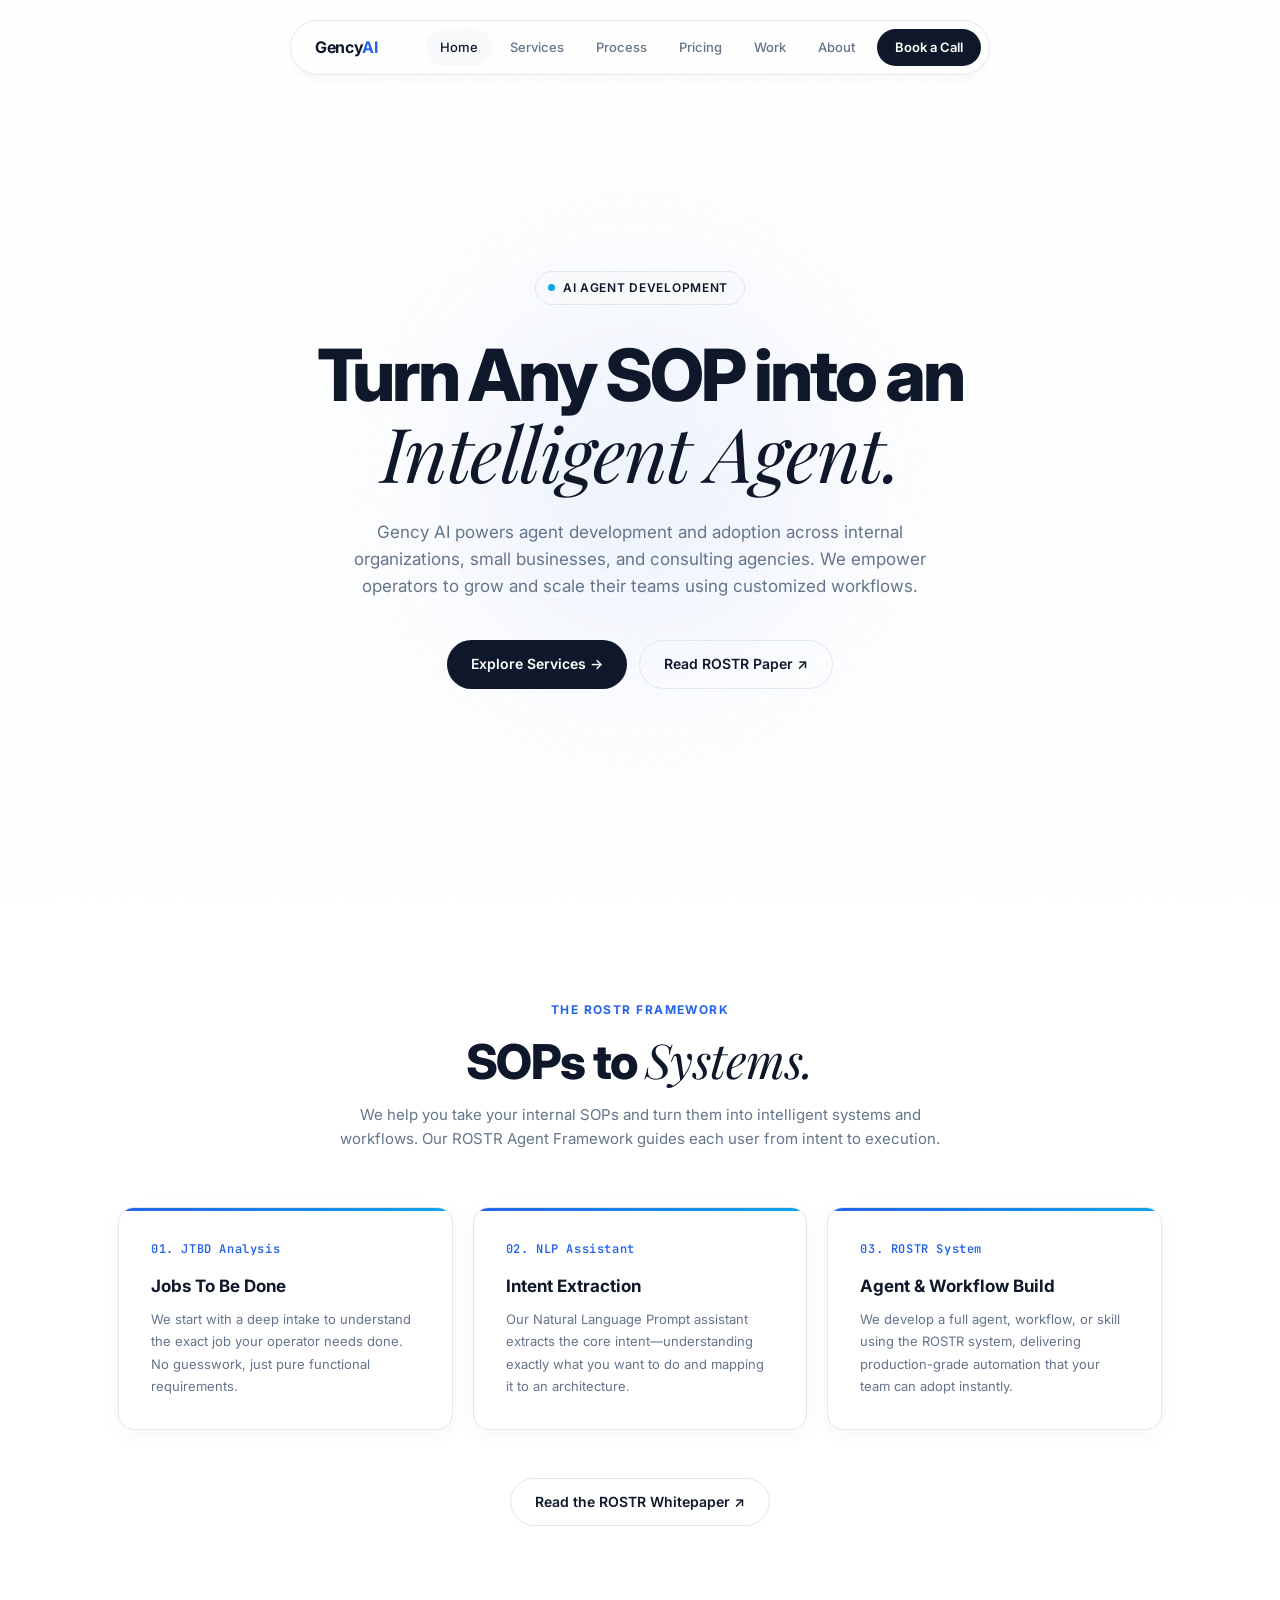
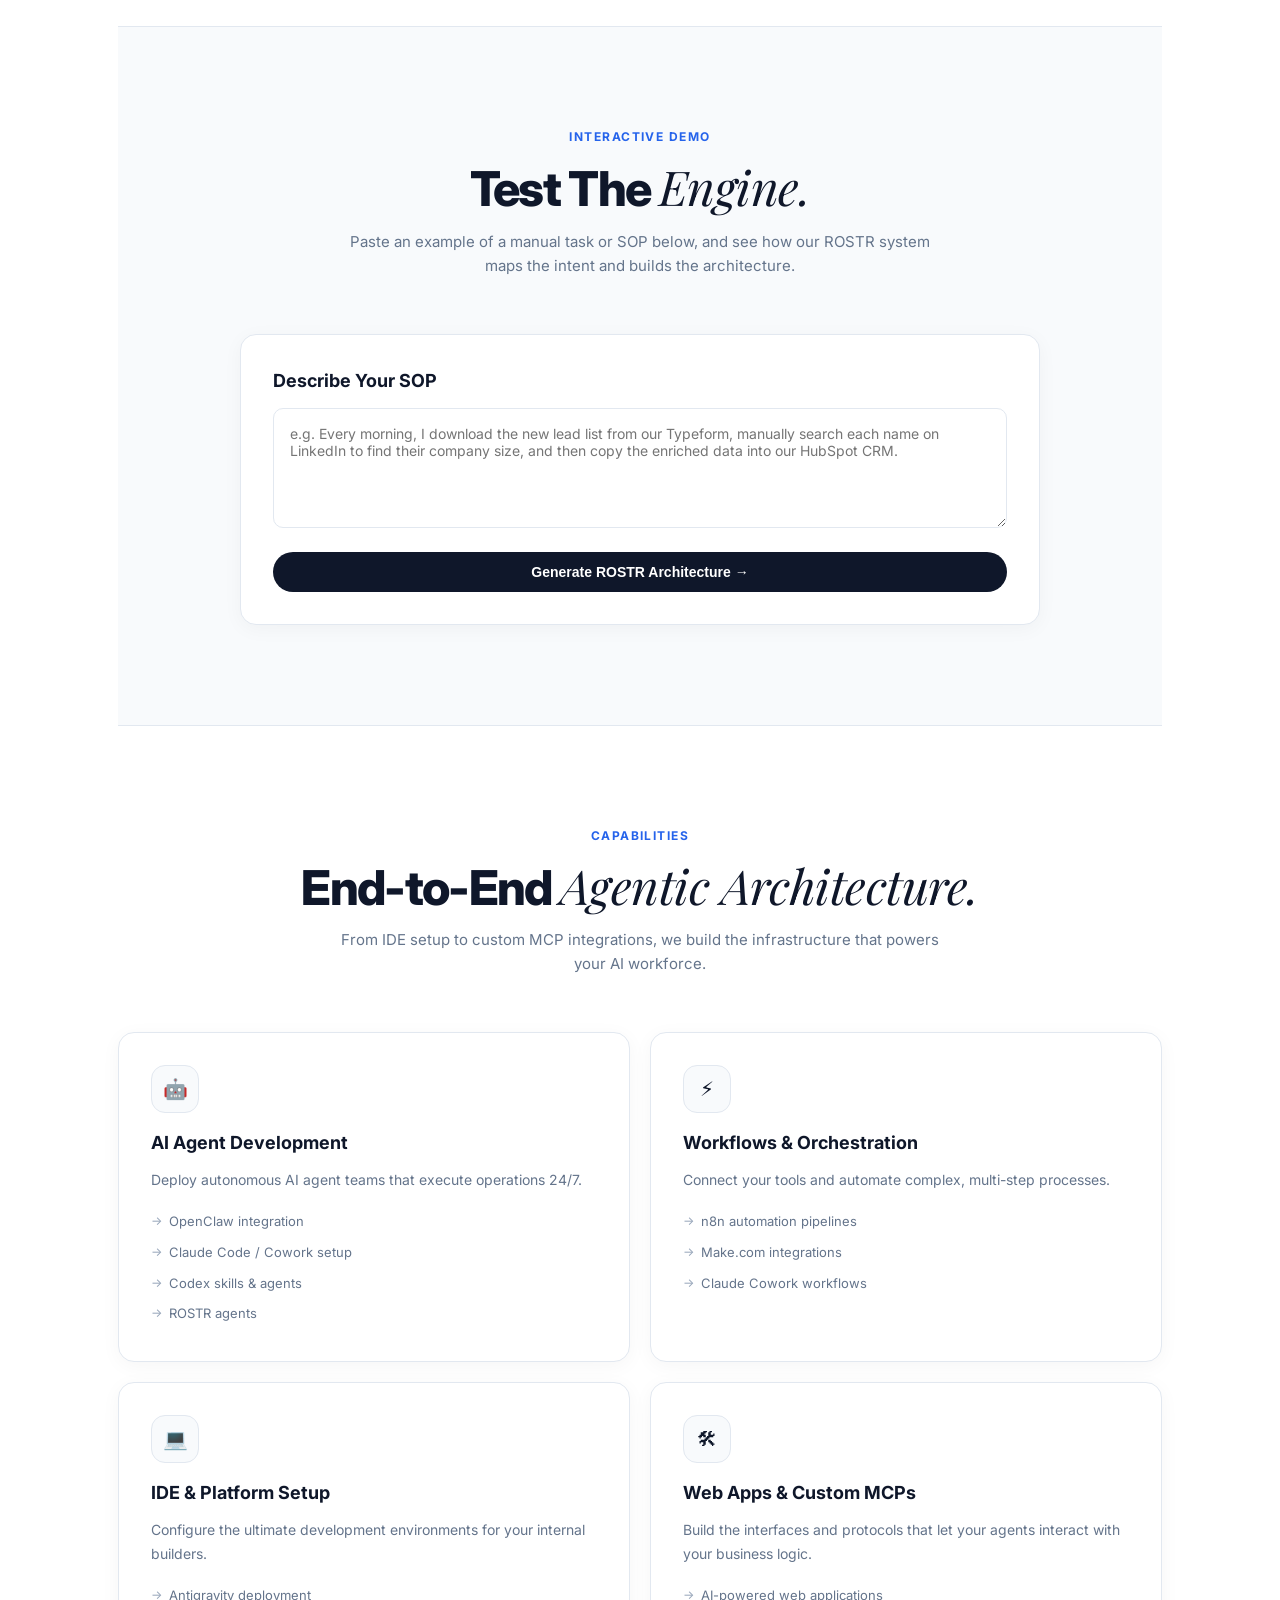
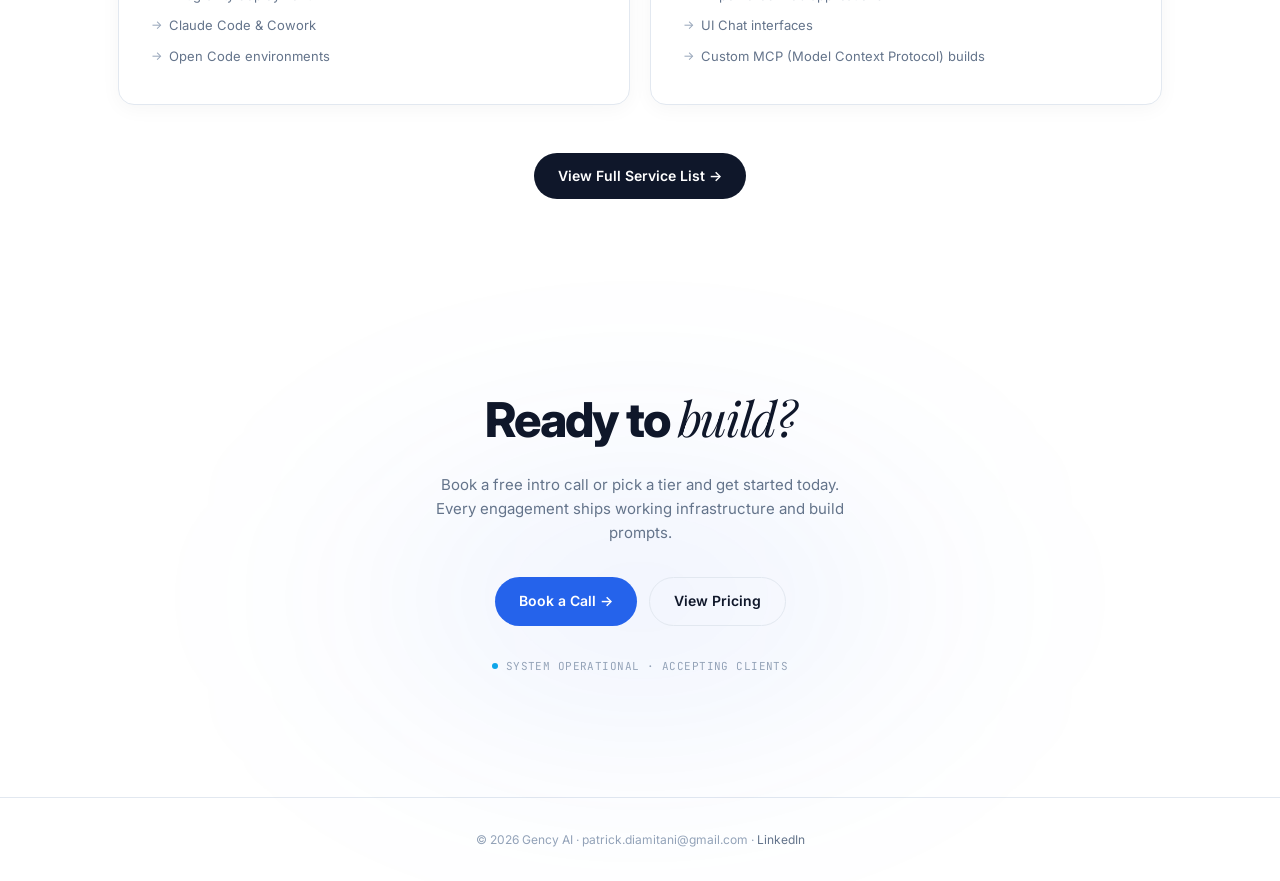
<file: index.html>
<!DOCTYPE html>
<html lang="en">
<head>
<meta charset="UTF-8">
<meta name="viewport" content="width=device-width, initial-scale=1.0">
<title>Gency AI — Agent Development & Adoption</title>
<meta name="description" content="SalesGency powers agent development and adoption across internal organizations, SMBs, and consulting agencies. Turn any SOP into an intelligent agent.">
<link rel="preconnect" href="https://fonts.googleapis.com">
<link rel="preconnect" href="https://fonts.gstatic.com" crossorigin>
<link href="https://fonts.googleapis.com/css2?family=Inter:wght@400;500;600;700;800&family=Playfair+Display:ital,wght@1,400;1,600&family=JetBrains+Mono:wght@400;500&display=swap" rel="stylesheet">
<link rel="stylesheet" href="style.css">
</head>
<body>

<nav>
  <div class="nav-brand">Gency<em>AI</em></div>
  <div class="nav-links">
    <a href="index.html" class="active">Home</a>
    <a href="services.html">Services</a>
    <a href="process.html">Process</a>
    <a href="pricing.html">Pricing</a>
    <a href="work.html">Work</a>
    <a href="about.html">About</a>
  </div>
  <a href="https://calendly.com/diamitani" target="_blank" class="nav-cta">Book a Call</a>
</nav>

<div class="container">

<div class="hero">
  <div class="hero-badge"><span class="dot"></span> AI Agent Development</div>
  <h1>Turn Any SOP into an<br><span class="serif-i">Intelligent Agent.</span></h1>
  <p>Gency AI powers agent development and adoption across internal organizations, small businesses, and consulting agencies. We empower operators to grow and scale their teams using customized workflows.</p>
  <div class="hero-btns">
    <a href="services.html" class="btn btn-primary">Explore Services →</a>
    <a href="http://rostr-paper.vercel.app" target="_blank" class="btn btn-ghost">Read ROSTR Paper ↗</a>
  </div>
</div>

<section id="overview">
  <div class="centered">
    <div class="section-label">The ROSTR Framework</div>
    <div class="section-title">SOPs to <span class="serif-i">Systems.</span></div>
    <div class="section-desc">We help you take your internal SOPs and turn them into intelligent systems and workflows. Our ROSTR Agent Framework guides each user from intent to execution.</div>
  </div>
  <div class="grid-3">
    <div class="step-card">
      <div class="step-num">01. JTBD Analysis</div>
      <h3>Jobs To Be Done</h3>
      <p>We start with a deep intake to understand the exact job your operator needs done. No guesswork, just pure functional requirements.</p>
    </div>
    <div class="step-card">
      <div class="step-num">02. NLP Assistant</div>
      <h3>Intent Extraction</h3>
      <p>Our Natural Language Prompt assistant extracts the core intent—understanding exactly what you want to do and mapping it to an architecture.</p>
    </div>
    <div class="step-card">
      <div class="step-num">03. ROSTR System</div>
      <h3>Agent &amp; Workflow Build</h3>
      <p>We develop a full agent, workflow, or skill using the ROSTR system, delivering production-grade automation that your team can adopt instantly.</p>
    </div>
  </div>
  <div class="centered" style="margin-top: 48px;">
    <a href="http://rostr-paper.vercel.app" target="_blank" class="btn btn-ghost">Read the ROSTR Whitepaper ↗</a>
  </div>
</section>

<section id="wizard" style="background: var(--surface); border-top: 1px solid var(--surface-border); border-bottom: 1px solid var(--surface-border);">
  <div class="centered">
    <div class="section-label">Interactive Demo</div>
    <div class="section-title">Test The <span class="serif-i">Engine.</span></div>
    <div class="section-desc">Paste an example of a manual task or SOP below, and see how our ROSTR system maps the intent and builds the architecture.</div>
  </div>
  
  <div class="wizard-container" style="max-width: 800px; margin: 0 auto; background: #fff; border: 1px solid var(--surface-border); border-radius: var(--radius); padding: 32px; box-shadow: var(--shadow);">
    <div id="wizard-input-state">
      <h3 style="font-size: 18px; margin-bottom: 12px;">Describe Your SOP</h3>
      <textarea id="sop-input" placeholder="e.g. Every morning, I download the new lead list from our Typeform, manually search each name on LinkedIn to find their company size, and then copy the enriched data into our HubSpot CRM." style="width: 100%; height: 120px; padding: 16px; border: 1px solid var(--surface-border); border-radius: var(--radius-sm); font-family: inherit; font-size: 14px; margin-bottom: 16px; resize: vertical;"></textarea>
      <button id="generate-btn" class="btn btn-primary" style="width: 100%; justify-content: center;">Generate ROSTR Architecture →</button>
    </div>

    <div id="wizard-loading-state" style="display: none; text-align: center; padding: 40px 0;">
      <div class="dot" style="width:12px; height:12px; border-radius:50%; background:var(--accent); margin:0 auto 16px; animation:blink 1s infinite;"></div>
      <p style="color: var(--muted); font-family: 'JetBrains Mono', monospace; font-size: 12px;">Extracting intent via ROSTR...</p>
    </div>

    <div id="wizard-result-state" style="display: none;">
      <div style="display: flex; justify-content: space-between; align-items: center; margin-bottom: 24px; border-bottom: 1px solid var(--surface-border); padding-bottom: 16px;">
        <h3 style="font-size: 18px;">Generated Architecture</h3>
        <button id="reset-btn" class="btn btn-ghost" style="padding: 6px 12px; font-size: 12px;">Start Over</button>
      </div>
      
      <div class="grid-2" style="gap: 16px; margin-bottom: 24px;">
        <div style="background: var(--surface); padding: 16px; border-radius: var(--radius-sm); border: 1px solid var(--surface-border);">
          <div style="font-family: 'JetBrains Mono', monospace; font-size: 10px; color: var(--accent); margin-bottom: 8px; text-transform: uppercase;">Extracted Intent</div>
          <p style="font-size: 13px; font-weight: 600; margin-bottom: 4px;">Automated Lead Enrichment & CRM Sync</p>
          <p style="font-size: 12px; color: var(--muted);">The user wants to automatically enrich inbound form data and sync it to their CRM without manual intervention.</p>
        </div>
        <div style="background: var(--surface); padding: 16px; border-radius: var(--radius-sm); border: 1px solid var(--surface-border);">
          <div style="font-family: 'JetBrains Mono', monospace; font-size: 10px; color: var(--accent); margin-bottom: 8px; text-transform: uppercase;">Proposed Tech Stack</div>
          <p style="font-size: 13px; font-weight: 600; margin-bottom: 4px;">Make.com + Clay + HubSpot</p>
          <p style="font-size: 12px; color: var(--muted);">Webhook listener triggers Clay enrichment via LinkedIn/Clearbit API, followed by a HubSpot Create/Update Record action.</p>
        </div>
      </div>

      <div style="background: var(--ink); color: #fff; padding: 20px; border-radius: var(--radius-sm); font-family: 'JetBrains Mono', monospace; font-size: 12px; overflow-x: auto;">
        <div style="color: var(--dim); margin-bottom: 12px;">// Generated Build Prompt for Claude/Antigravity</div>
        <div style="color: #4ade80;">System: Initialize new Make.com blueprint.</div>
        <div style="color: #60a5fa;">Trigger: Typeform (New Entry)</div>
        <div style="color: #60a5fa;">Action 1: Clay (Enrich Person) mapping [Email]</div>
        <div style="color: #60a5fa;">Action 2: HubSpot (Upsert Contact) mapping [Enriched_Data]</div>
        <div style="color: #f87171; margin-top: 12px;">> Awaiting execution confirmation...</div>
      </div>
    </div>
  </div>
</section>

<section id="services-preview">
  <div class="centered">
    <div class="section-label">Capabilities</div>
    <div class="section-title">End-to-End <span class="serif-i">Agentic Architecture.</span></div>
    <div class="section-desc">From IDE setup to custom MCP integrations, we build the infrastructure that powers your AI workforce.</div>
  </div>
  <div class="grid-2">
    <div class="card">
      <div class="card-icon">🤖</div>
      <h3>AI Agent Development</h3>
      <p>Deploy autonomous AI agent teams that execute operations 24/7.</p>
      <ul>
        <li>OpenClaw integration</li>
        <li>Claude Code / Cowork setup</li>
        <li>Codex skills &amp; agents</li>
        <li>ROSTR agents</li>
      </ul>
    </div>
    <div class="card">
      <div class="card-icon">⚡</div>
      <h3>Workflows &amp; Orchestration</h3>
      <p>Connect your tools and automate complex, multi-step processes.</p>
      <ul>
        <li>n8n automation pipelines</li>
        <li>Make.com integrations</li>
        <li>Claude Cowork workflows</li>
      </ul>
    </div>
    <div class="card">
      <div class="card-icon">💻</div>
      <h3>IDE &amp; Platform Setup</h3>
      <p>Configure the ultimate development environments for your internal builders.</p>
      <ul>
        <li>Antigravity deployment</li>
        <li>Claude Code &amp; Cowork</li>
        <li>Open Code environments</li>
      </ul>
    </div>
    <div class="card">
      <div class="card-icon">🛠</div>
      <h3>Web Apps &amp; Custom MCPs</h3>
      <p>Build the interfaces and protocols that let your agents interact with your business logic.</p>
      <ul>
        <li>AI-powered web applications</li>
        <li>UI Chat interfaces</li>
        <li>Custom MCP (Model Context Protocol) builds</li>
      </ul>
    </div>
  </div>
  <div class="centered" style="margin-top: 48px;">
    <a href="services.html" class="btn btn-primary">View Full Service List →</a>
  </div>
</section>

<section class="cta-section">
  <h2>Ready to <span class="serif-i">build?</span></h2>
  <p>Book a free intro call or pick a tier and get started today. Every engagement ships working infrastructure and build prompts.</p>
  <div class="cta-btns">
    <a href="https://calendly.com/diamitani" target="_blank" class="btn btn-accent">Book a Call →</a>
    <a href="pricing.html" class="btn btn-ghost">View Pricing</a>
  </div>
  <div class="status"><span class="dot"></span> SYSTEM OPERATIONAL · ACCEPTING CLIENTS</div>
</section>

</div>

<footer><div class="container">© 2026 Gency AI · patrick.diamitani@gmail.com · <a href="https://linkedin.com/in/diamitani" target="_blank" style="color:var(--muted)">LinkedIn</a></div></footer>

<script>
  document.addEventListener('DOMContentLoaded', () => {
    const inputState = document.getElementById('wizard-input-state');
    const loadingState = document.getElementById('wizard-loading-state');
    const resultState = document.getElementById('wizard-result-state');
    const btn = document.getElementById('generate-btn');
    const resetBtn = document.getElementById('reset-btn');
    const input = document.getElementById('sop-input');

    btn.addEventListener('click', () => {
      if(!input.value.trim()) return;
      inputState.style.display = 'none';
      loadingState.style.display = 'block';
      
      // Mock loading sequence
      setTimeout(() => {
        loadingState.style.display = 'none';
        resultState.style.display = 'block';
      }, 1500);
    });

    resetBtn.addEventListener('click', () => {
      input.value = '';
      resultState.style.display = 'none';
      inputState.style.display = 'block';
    });
  });
</script>
</body>
</html>
</file>
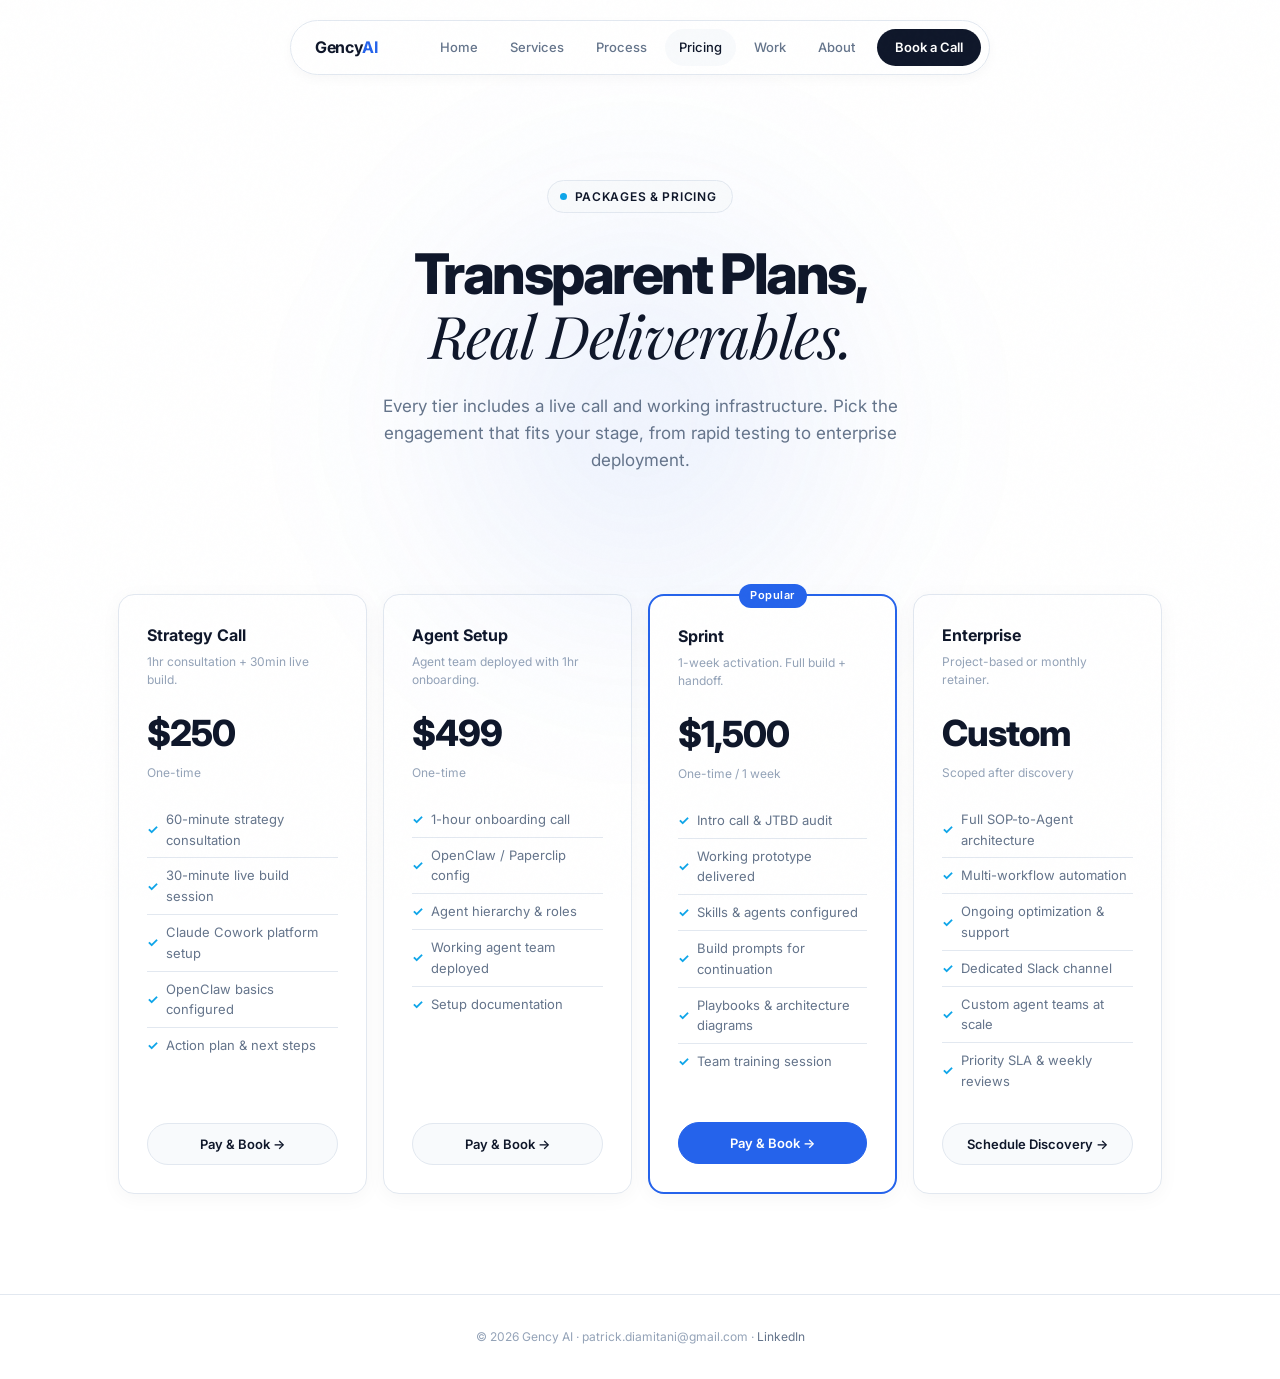
<file: pricing.html>
<!DOCTYPE html>
<html lang="en">
<head>
<meta charset="UTF-8">
<meta name="viewport" content="width=device-width, initial-scale=1.0">
<title>Pricing & Packages | Gency AI</title>
<meta name="description" content="Transparent pricing for AI agent development. From a 1-hour strategy call to full enterprise builds.">
<link rel="preconnect" href="https://fonts.googleapis.com">
<link rel="preconnect" href="https://fonts.gstatic.com" crossorigin>
<link href="https://fonts.googleapis.com/css2?family=Inter:wght@400;500;600;700;800&family=Playfair+Display:ital,wght@1,400;1,600&family=JetBrains+Mono:wght@400;500&display=swap" rel="stylesheet">
<link rel="stylesheet" href="style.css">
</head>
<body>

<nav>
  <div class="nav-brand"><a href="index.html">Gency<em>AI</em></a></div>
  <div class="nav-links">
    <a href="index.html">Home</a>
    <a href="services.html">Services</a>
    <a href="process.html">Process</a>
    <a href="pricing.html" class="active">Pricing</a>
    <a href="work.html">Work</a>
    <a href="about.html">About</a>
  </div>
  <a href="https://calendly.com/diamitani" target="_blank" class="nav-cta">Book a Call</a>
</nav>

<div class="container">

<div class="hero subpage">
  <div class="hero-badge"><span class="dot"></span> Packages &amp; Pricing</div>
  <h1>Transparent Plans, <br><span class="serif-i">Real Deliverables.</span></h1>
  <p>Every tier includes a live call and working infrastructure. Pick the engagement that fits your stage, from rapid testing to enterprise deployment.</p>
</div>

<section id="pricing" style="padding-top: 0;">
  <div class="pricing-grid">
    <div class="pricing-card">
      <div class="p-name">Strategy Call</div>
      <div class="p-desc">1hr consultation + 30min live build.</div>
      <div class="p-amount">$250</div>
      <div class="p-term">One-time</div>
      <ul class="p-list">
        <li>60-minute strategy consultation</li>
        <li>30-minute live build session</li>
        <li>Claude Cowork platform setup</li>
        <li>OpenClaw basics configured</li>
        <li>Action plan &amp; next steps</li>
      </ul>
      <a href="https://www.paypal.com/ncp/payment/GU76JHXHYPNQL" target="_blank" class="p-btn">Pay &amp; Book →</a>
    </div>
    <div class="pricing-card">
      <div class="p-name">Agent Setup</div>
      <div class="p-desc">Agent team deployed with 1hr onboarding.</div>
      <div class="p-amount">$499</div>
      <div class="p-term">One-time</div>
      <ul class="p-list">
        <li>1-hour onboarding call</li>
        <li>OpenClaw / Paperclip config</li>
        <li>Agent hierarchy &amp; roles</li>
        <li>Working agent team deployed</li>
        <li>Setup documentation</li>
      </ul>
      <a href="https://www.paypal.com/ncp/payment/GU76JHXHYPNQL" target="_blank" class="p-btn">Pay &amp; Book →</a>
    </div>
    <div class="pricing-card featured">
      <div class="p-name">Sprint</div>
      <div class="p-desc">1-week activation. Full build + handoff.</div>
      <div class="p-amount">$1,500</div>
      <div class="p-term">One-time / 1 week</div>
      <ul class="p-list">
        <li>Intro call &amp; JTBD audit</li>
        <li>Working prototype delivered</li>
        <li>Skills &amp; agents configured</li>
        <li>Build prompts for continuation</li>
        <li>Playbooks &amp; architecture diagrams</li>
        <li>Team training session</li>
      </ul>
      <a href="https://www.paypal.com/ncp/payment/GU76JHXHYPNQL" target="_blank" class="p-btn solid">Pay &amp; Book →</a>
    </div>
    <div class="pricing-card">
      <div class="p-name">Enterprise</div>
      <div class="p-desc">Project-based or monthly retainer.</div>
      <div class="p-amount">Custom</div>
      <div class="p-term">Scoped after discovery</div>
      <ul class="p-list">
        <li>Full SOP-to-Agent architecture</li>
        <li>Multi-workflow automation</li>
        <li>Ongoing optimization &amp; support</li>
        <li>Dedicated Slack channel</li>
        <li>Custom agent teams at scale</li>
        <li>Priority SLA &amp; weekly reviews</li>
      </ul>
      <a href="https://calendly.com/diamitani" target="_blank" class="p-btn">Schedule Discovery →</a>
    </div>
  </div>
</section>

</div>

<footer><div class="container">© 2026 Gency AI · patrick.diamitani@gmail.com · <a href="https://linkedin.com/in/diamitani" target="_blank" style="color:var(--muted)">LinkedIn</a></div></footer>

</body>
</html>
</file>
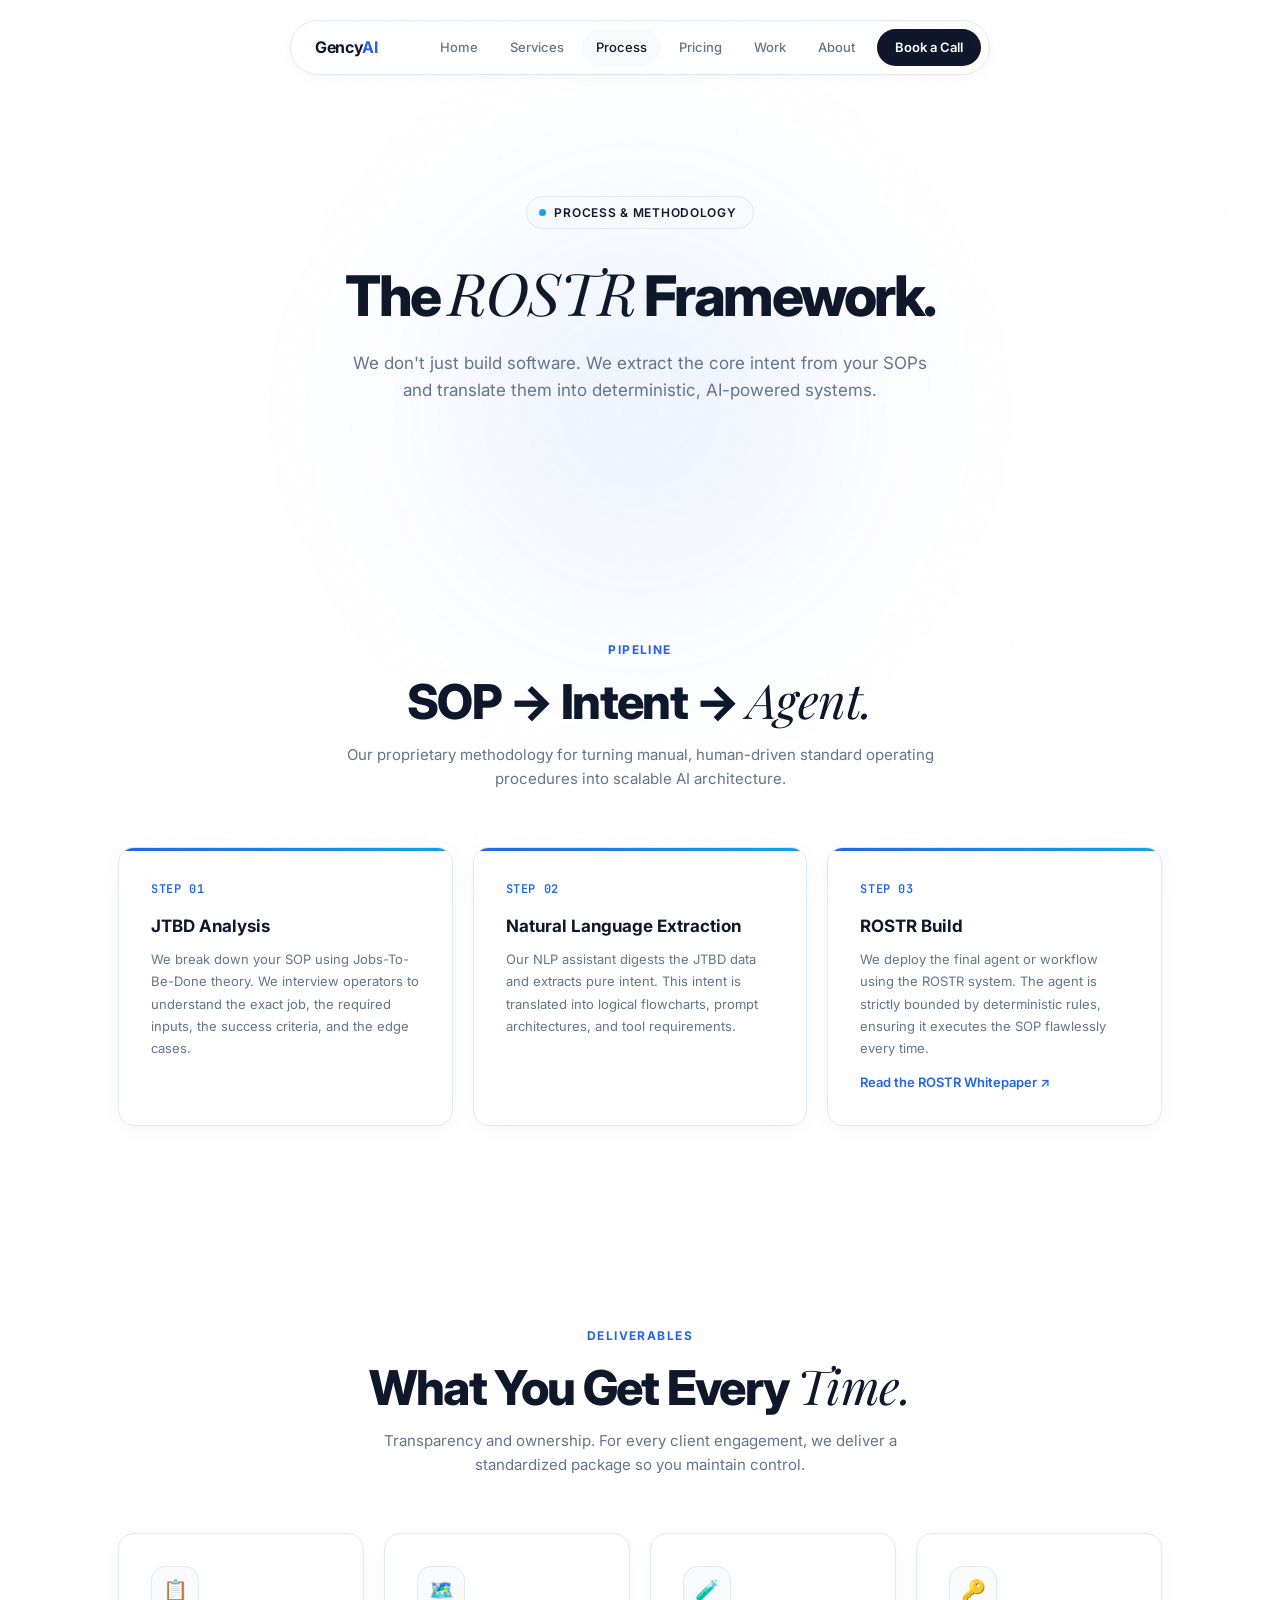
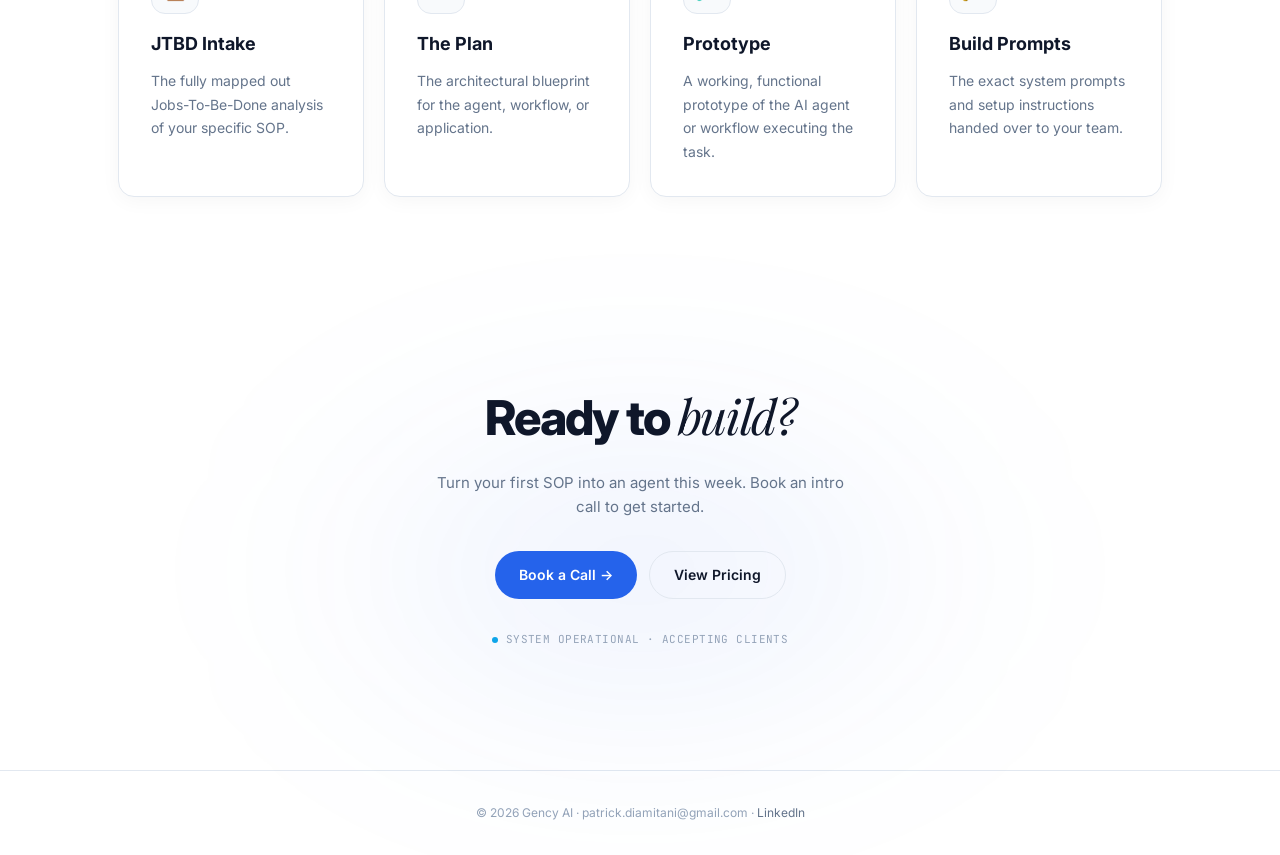
<file: process.html>
<!DOCTYPE html>
<html lang="en">
<head>
<meta charset="UTF-8">
<meta name="viewport" content="width=device-width, initial-scale=1.0">
<title>Process & ROSTR Framework | Gency AI</title>
<meta name="description" content="Discover how SalesGency turns SOPs into intelligent agents using the ROSTR framework. Every engagement includes a JTBD intake, prototype, and build prompts.">
<link rel="preconnect" href="https://fonts.googleapis.com">
<link rel="preconnect" href="https://fonts.gstatic.com" crossorigin>
<link href="https://fonts.googleapis.com/css2?family=Inter:wght@400;500;600;700;800&family=Playfair+Display:ital,wght@1,400;1,600&family=JetBrains+Mono:wght@400;500&display=swap" rel="stylesheet">
<link rel="stylesheet" href="style.css">
</head>
<body>

<nav>
  <div class="nav-brand"><a href="index.html">Gency<em>AI</em></a></div>
  <div class="nav-links">
    <a href="index.html">Home</a>
    <a href="services.html">Services</a>
    <a href="process.html" class="active">Process</a>
    <a href="pricing.html">Pricing</a>
    <a href="work.html">Work</a>
    <a href="about.html">About</a>
  </div>
  <a href="https://calendly.com/diamitani" target="_blank" class="nav-cta">Book a Call</a>
</nav>

<div class="container">

<div class="hero subpage">
  <div class="hero-badge"><span class="dot"></span> Process &amp; Methodology</div>
  <h1>The <span class="serif-i">ROSTR</span> Framework.</h1>
  <p>We don't just build software. We extract the core intent from your SOPs and translate them into deterministic, AI-powered systems.</p>
</div>

<section id="framework">
  <div class="centered">
    <div class="section-label">Pipeline</div>
    <div class="section-title">SOP → Intent → <span class="serif-i">Agent.</span></div>
    <div class="section-desc">Our proprietary methodology for turning manual, human-driven standard operating procedures into scalable AI architecture.</div>
  </div>
  <div class="grid-3">
    <div class="step-card">
      <div class="step-num">STEP 01</div>
      <h3>JTBD Analysis</h3>
      <p>We break down your SOP using Jobs-To-Be-Done theory. We interview operators to understand the exact job, the required inputs, the success criteria, and the edge cases.</p>
    </div>
    <div class="step-card">
      <div class="step-num">STEP 02</div>
      <h3>Natural Language Extraction</h3>
      <p>Our NLP assistant digests the JTBD data and extracts pure intent. This intent is translated into logical flowcharts, prompt architectures, and tool requirements.</p>
    </div>
    <div class="step-card">
      <div class="step-num">STEP 03</div>
      <h3>ROSTR Build</h3>
      <p>We deploy the final agent or workflow using the ROSTR system. The agent is strictly bounded by deterministic rules, ensuring it executes the SOP flawlessly every time. <a href="http://rostr-paper.vercel.app" target="_blank" style="color:var(--accent);font-weight:600;display:block;margin-top:12px;">Read the ROSTR Whitepaper ↗</a></p>
    </div>
  </div>
</section>

<section id="deliverables">
  <div class="centered">
    <div class="section-label">Deliverables</div>
    <div class="section-title">What You Get Every <span class="serif-i">Time.</span></div>
    <div class="section-desc">Transparency and ownership. For every client engagement, we deliver a standardized package so you maintain control.</div>
  </div>
  <div class="grid-4">
    <div class="card">
      <div class="card-icon">📋</div>
      <h3>JTBD Intake</h3>
      <p>The fully mapped out Jobs-To-Be-Done analysis of your specific SOP.</p>
    </div>
    <div class="card">
      <div class="card-icon">🗺️</div>
      <h3>The Plan</h3>
      <p>The architectural blueprint for the agent, workflow, or application.</p>
    </div>
    <div class="card">
      <div class="card-icon">🧪</div>
      <h3>Prototype</h3>
      <p>A working, functional prototype of the AI agent or workflow executing the task.</p>
    </div>
    <div class="card">
      <div class="card-icon">🔑</div>
      <h3>Build Prompts</h3>
      <p>The exact system prompts and setup instructions handed over to your team.</p>
    </div>
  </div>
</section>

<section class="cta-section">
  <h2>Ready to <span class="serif-i">build?</span></h2>
  <p>Turn your first SOP into an agent this week. Book an intro call to get started.</p>
  <div class="cta-btns">
    <a href="https://calendly.com/diamitani" target="_blank" class="btn btn-accent">Book a Call →</a>
    <a href="pricing.html" class="btn btn-ghost">View Pricing</a>
  </div>
  <div class="status"><span class="dot"></span> SYSTEM OPERATIONAL · ACCEPTING CLIENTS</div>
</section>

</div>

<footer><div class="container">© 2026 Gency AI · patrick.diamitani@gmail.com · <a href="https://linkedin.com/in/diamitani" target="_blank" style="color:var(--muted)">LinkedIn</a></div></footer>

</body>
</html>
</file>
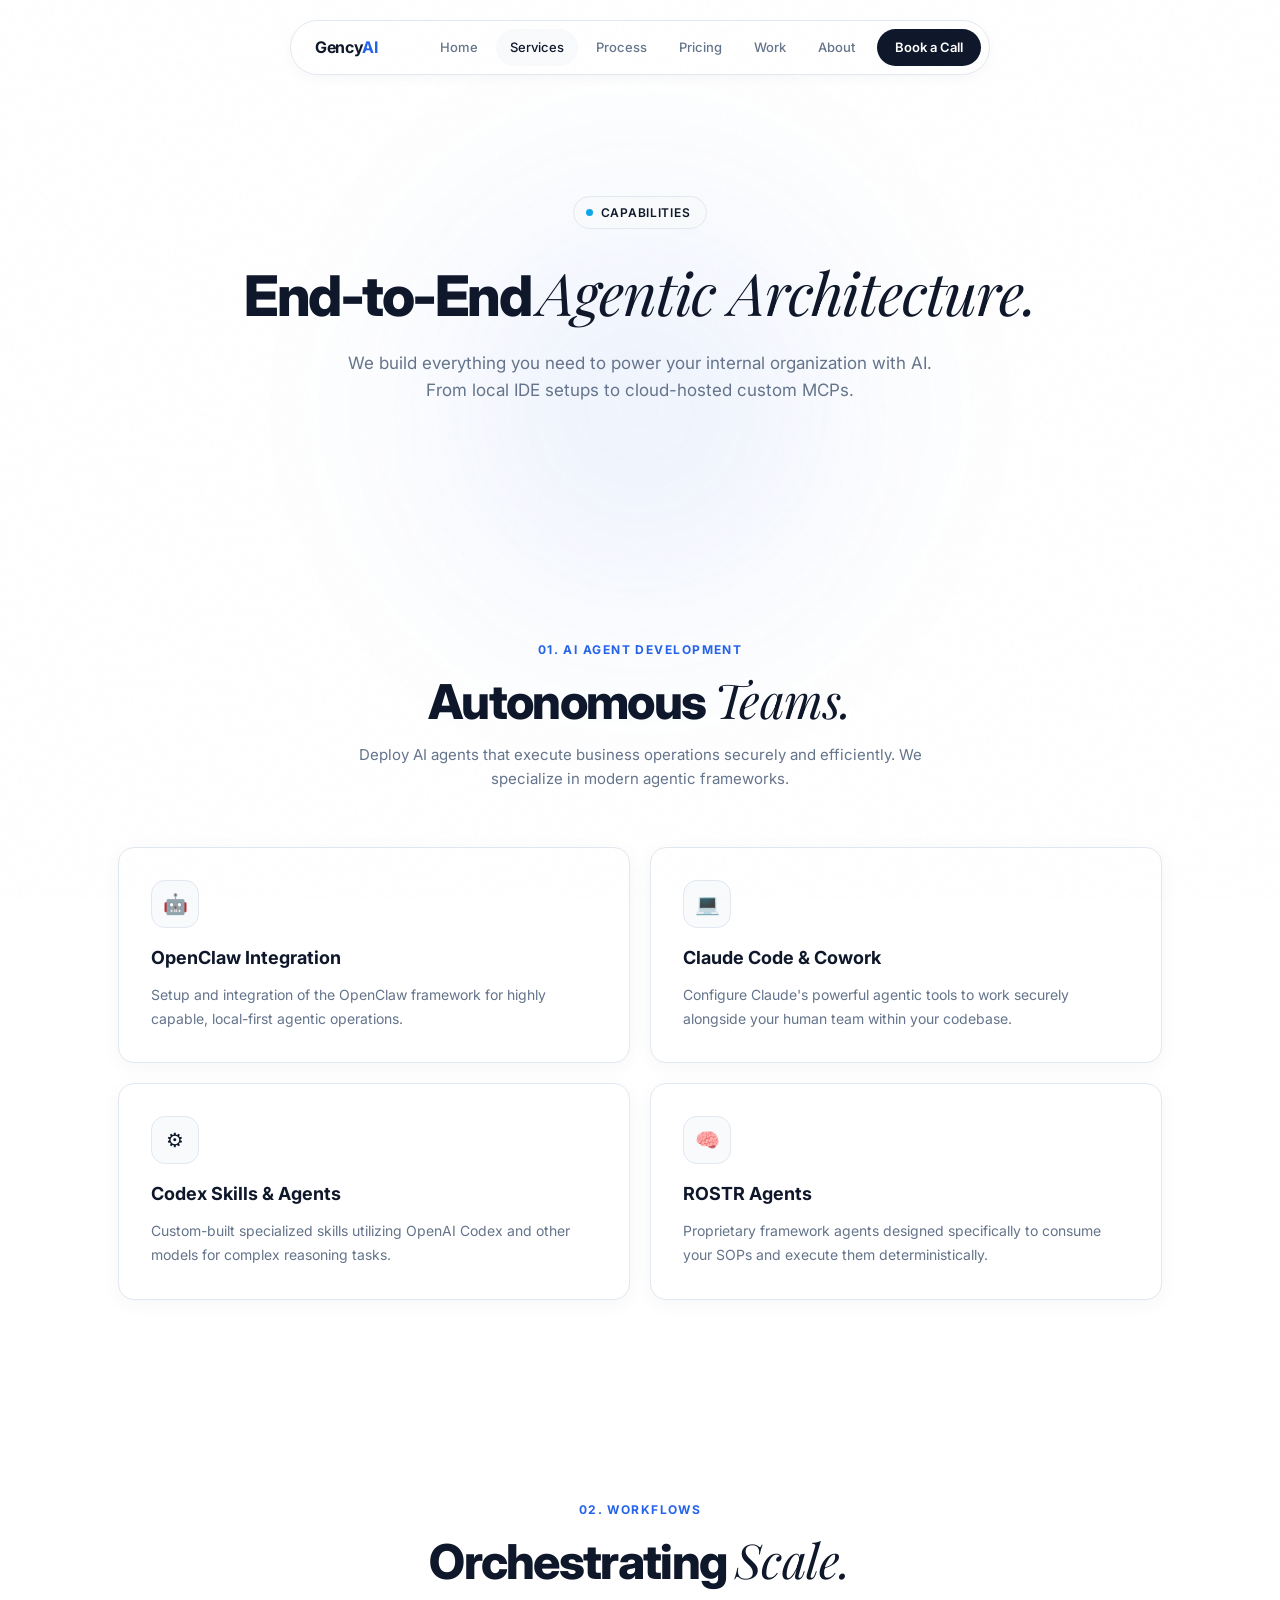
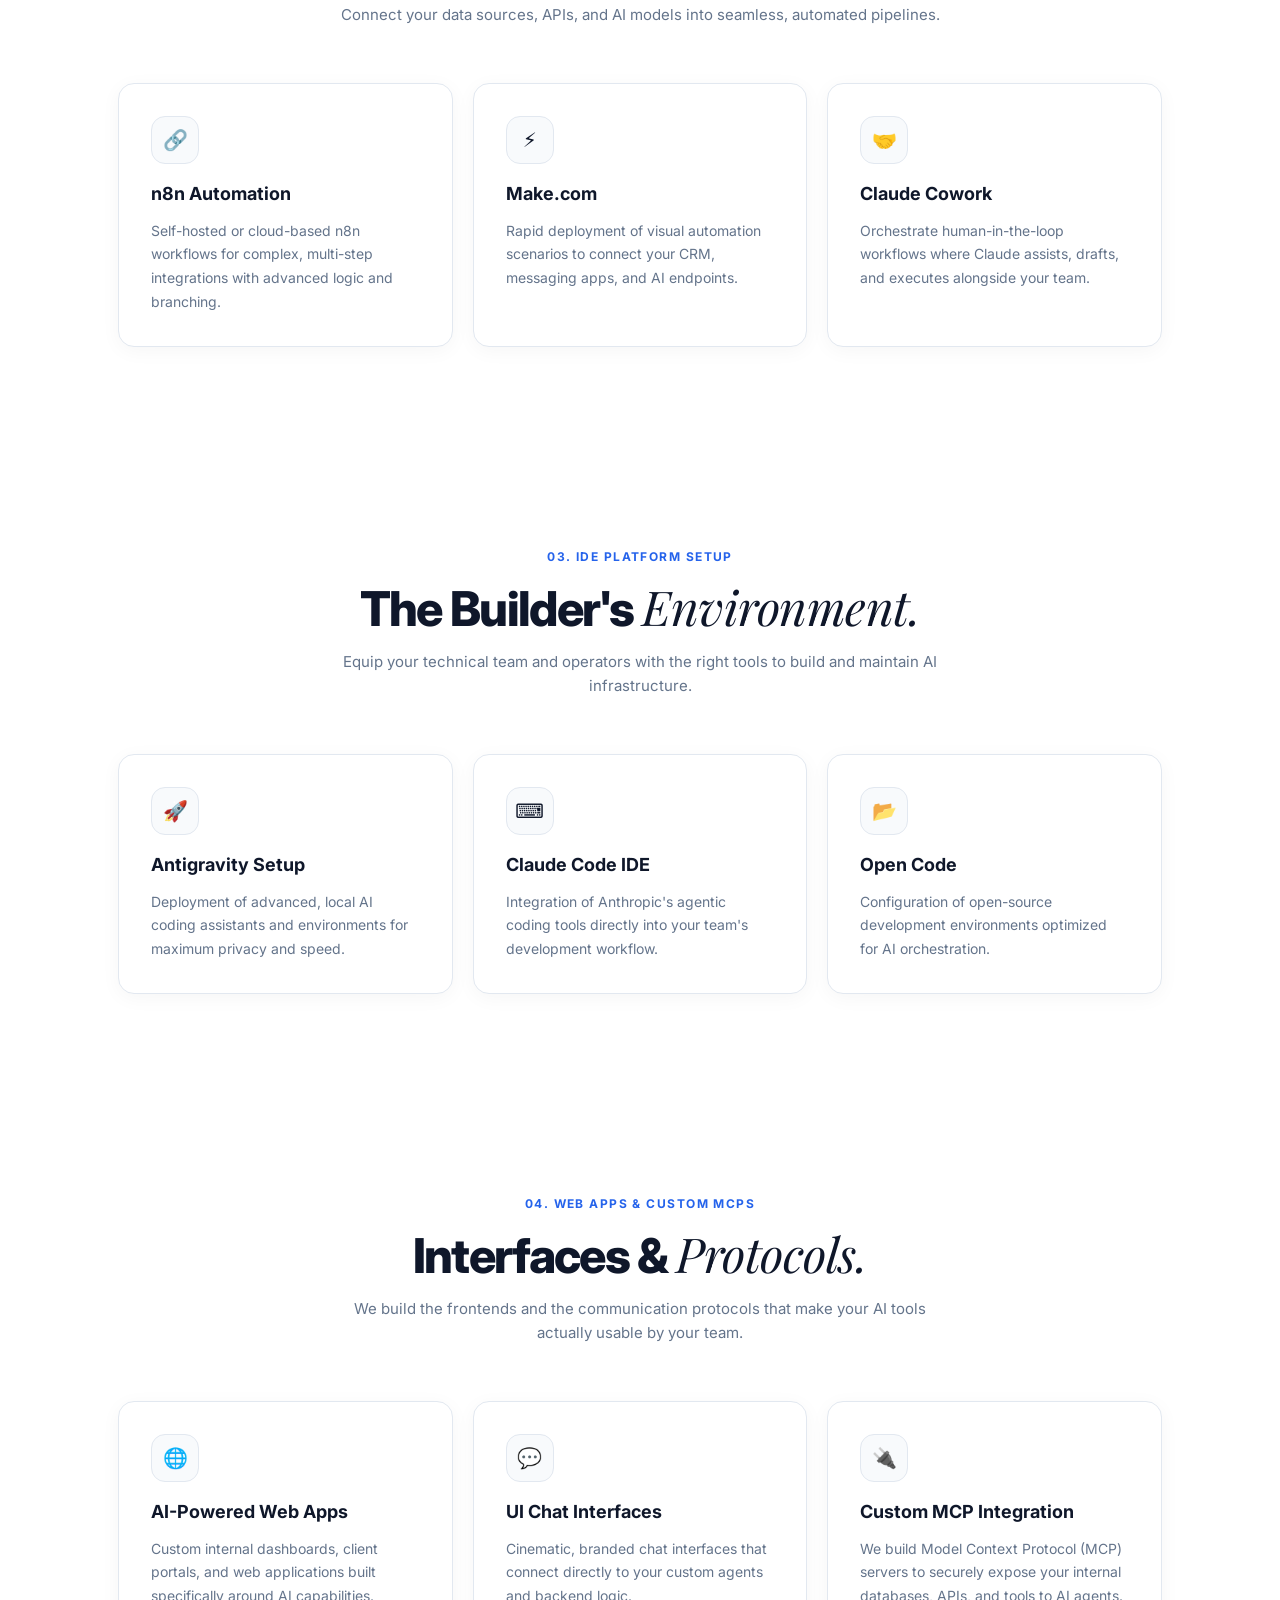
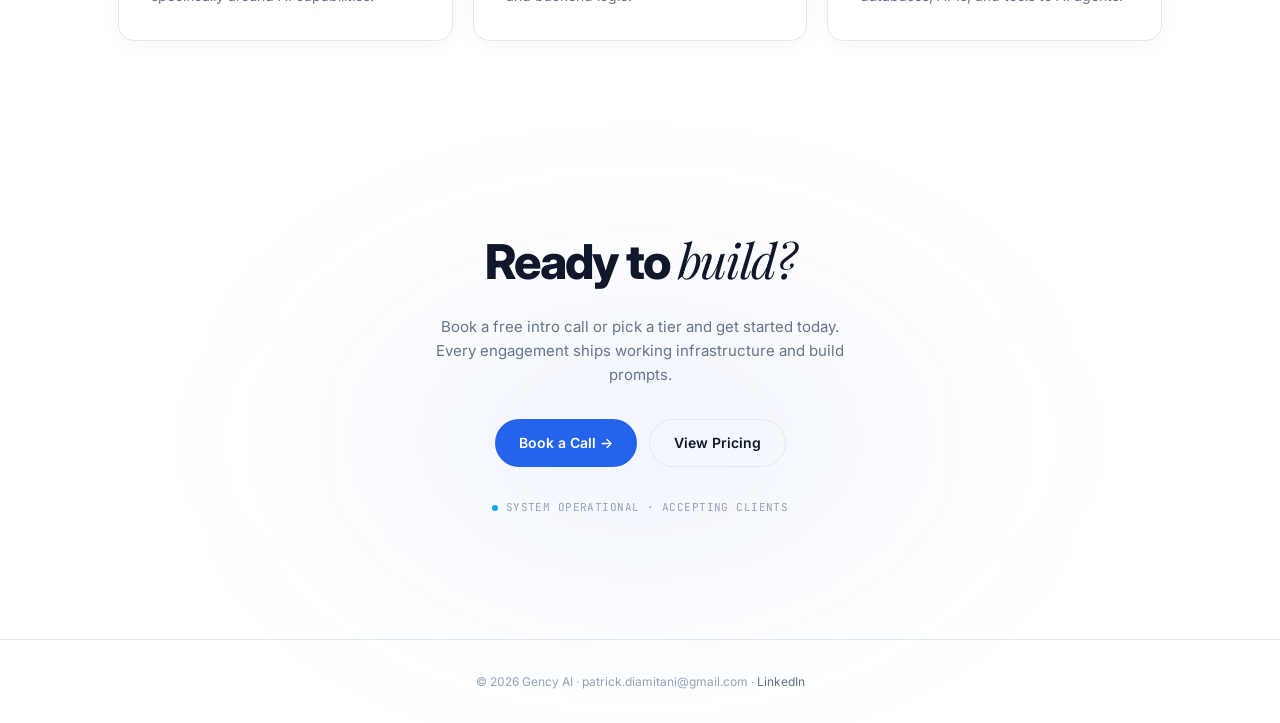
<file: services.html>
<!DOCTYPE html>
<html lang="en">
<head>
<meta charset="UTF-8">
<meta name="viewport" content="width=device-width, initial-scale=1.0">
<title>Services | Gency AI</title>
<meta name="description" content="Explore our AI agent development, workflow automation, IDE setups, and web app capabilities.">
<link rel="preconnect" href="https://fonts.googleapis.com">
<link rel="preconnect" href="https://fonts.gstatic.com" crossorigin>
<link href="https://fonts.googleapis.com/css2?family=Inter:wght@400;500;600;700;800&family=Playfair+Display:ital,wght@1,400;1,600&family=JetBrains+Mono:wght@400;500&display=swap" rel="stylesheet">
<link rel="stylesheet" href="style.css">
</head>
<body>

<nav>
  <div class="nav-brand"><a href="index.html">Gency<em>AI</em></a></div>
  <div class="nav-links">
    <a href="index.html">Home</a>
    <a href="services.html" class="active">Services</a>
    <a href="process.html">Process</a>
    <a href="pricing.html">Pricing</a>
    <a href="work.html">Work</a>
    <a href="about.html">About</a>
  </div>
  <a href="https://calendly.com/diamitani" target="_blank" class="nav-cta">Book a Call</a>
</nav>

<div class="container">

<div class="hero subpage">
  <div class="hero-badge"><span class="dot"></span> Capabilities</div>
  <h1>End-to-End <span class="serif-i">Agentic Architecture.</span></h1>
  <p>We build everything you need to power your internal organization with AI. From local IDE setups to cloud-hosted custom MCPs.</p>
</div>

<section id="agent-dev">
  <div class="centered">
    <div class="section-label">01. AI Agent Development</div>
    <div class="section-title">Autonomous <span class="serif-i">Teams.</span></div>
    <div class="section-desc">Deploy AI agents that execute business operations securely and efficiently. We specialize in modern agentic frameworks.</div>
  </div>
  <div class="grid-2">
    <div class="card">
      <div class="card-icon">🤖</div>
      <h3>OpenClaw Integration</h3>
      <p>Setup and integration of the OpenClaw framework for highly capable, local-first agentic operations.</p>
    </div>
    <div class="card">
      <div class="card-icon">💻</div>
      <h3>Claude Code &amp; Cowork</h3>
      <p>Configure Claude's powerful agentic tools to work securely alongside your human team within your codebase.</p>
    </div>
    <div class="card">
      <div class="card-icon">⚙️</div>
      <h3>Codex Skills &amp; Agents</h3>
      <p>Custom-built specialized skills utilizing OpenAI Codex and other models for complex reasoning tasks.</p>
    </div>
    <div class="card">
      <div class="card-icon">🧠</div>
      <h3>ROSTR Agents</h3>
      <p>Proprietary framework agents designed specifically to consume your SOPs and execute them deterministically.</p>
    </div>
  </div>
</section>

<section id="workflows">
  <div class="centered">
    <div class="section-label">02. Workflows</div>
    <div class="section-title">Orchestrating <span class="serif-i">Scale.</span></div>
    <div class="section-desc">Connect your data sources, APIs, and AI models into seamless, automated pipelines.</div>
  </div>
  <div class="grid-3">
    <div class="card">
      <div class="card-icon">🔗</div>
      <h3>n8n Automation</h3>
      <p>Self-hosted or cloud-based n8n workflows for complex, multi-step integrations with advanced logic and branching.</p>
    </div>
    <div class="card">
      <div class="card-icon">⚡</div>
      <h3>Make.com</h3>
      <p>Rapid deployment of visual automation scenarios to connect your CRM, messaging apps, and AI endpoints.</p>
    </div>
    <div class="card">
      <div class="card-icon">🤝</div>
      <h3>Claude Cowork</h3>
      <p>Orchestrate human-in-the-loop workflows where Claude assists, drafts, and executes alongside your team.</p>
    </div>
  </div>
</section>

<section id="ide">
  <div class="centered">
    <div class="section-label">03. IDE Platform Setup</div>
    <div class="section-title">The Builder's <span class="serif-i">Environment.</span></div>
    <div class="section-desc">Equip your technical team and operators with the right tools to build and maintain AI infrastructure.</div>
  </div>
  <div class="grid-3">
    <div class="card">
      <div class="card-icon">🚀</div>
      <h3>Antigravity Setup</h3>
      <p>Deployment of advanced, local AI coding assistants and environments for maximum privacy and speed.</p>
    </div>
    <div class="card">
      <div class="card-icon">⌨️</div>
      <h3>Claude Code IDE</h3>
      <p>Integration of Anthropic's agentic coding tools directly into your team's development workflow.</p>
    </div>
    <div class="card">
      <div class="card-icon">📂</div>
      <h3>Open Code</h3>
      <p>Configuration of open-source development environments optimized for AI orchestration.</p>
    </div>
  </div>
</section>

<section id="web-apps">
  <div class="centered">
    <div class="section-label">04. Web Apps &amp; Custom MCPs</div>
    <div class="section-title">Interfaces &amp; <span class="serif-i">Protocols.</span></div>
    <div class="section-desc">We build the frontends and the communication protocols that make your AI tools actually usable by your team.</div>
  </div>
  <div class="grid-3">
    <div class="card">
      <div class="card-icon">🌐</div>
      <h3>AI-Powered Web Apps</h3>
      <p>Custom internal dashboards, client portals, and web applications built specifically around AI capabilities.</p>
    </div>
    <div class="card">
      <div class="card-icon">💬</div>
      <h3>UI Chat Interfaces</h3>
      <p>Cinematic, branded chat interfaces that connect directly to your custom agents and backend logic.</p>
    </div>
    <div class="card">
      <div class="card-icon">🔌</div>
      <h3>Custom MCP Integration</h3>
      <p>We build Model Context Protocol (MCP) servers to securely expose your internal databases, APIs, and tools to AI agents.</p>
    </div>
  </div>
</section>

<section class="cta-section">
  <h2>Ready to <span class="serif-i">build?</span></h2>
  <p>Book a free intro call or pick a tier and get started today. Every engagement ships working infrastructure and build prompts.</p>
  <div class="cta-btns">
    <a href="https://calendly.com/diamitani" target="_blank" class="btn btn-accent">Book a Call →</a>
    <a href="pricing.html" class="btn btn-ghost">View Pricing</a>
  </div>
  <div class="status"><span class="dot"></span> SYSTEM OPERATIONAL · ACCEPTING CLIENTS</div>
</section>

</div>

<footer><div class="container">© 2026 Gency AI · patrick.diamitani@gmail.com · <a href="https://linkedin.com/in/diamitani" target="_blank" style="color:var(--muted)">LinkedIn</a></div></footer>

</body>
</html>
</file>
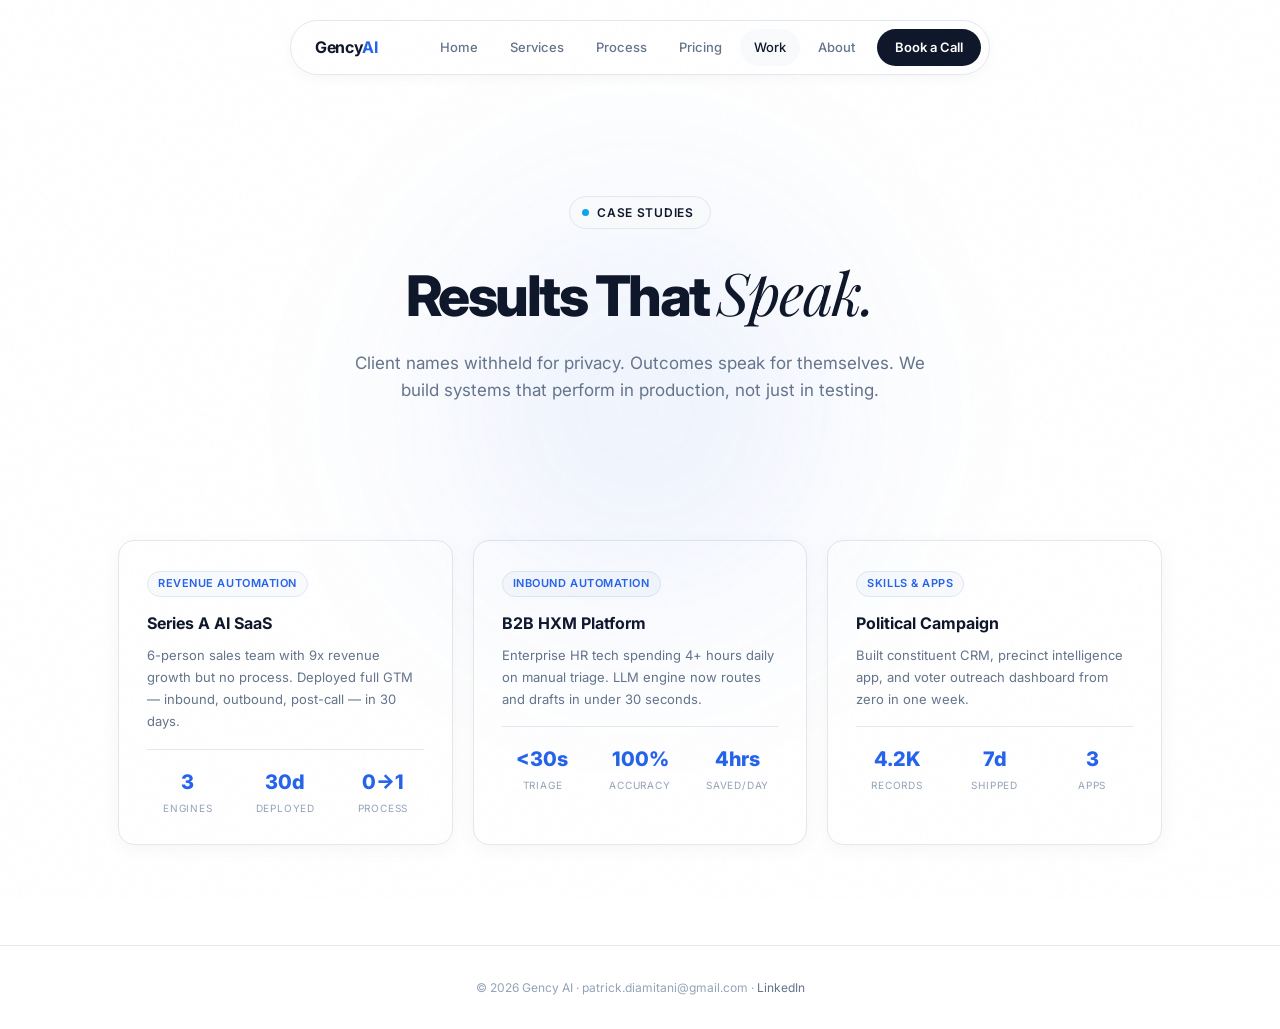
<file: work.html>
<!DOCTYPE html>
<html lang="en">
<head>
<meta charset="UTF-8">
<meta name="viewport" content="width=device-width, initial-scale=1.0">
<title>Work & Case Studies | Gency AI</title>
<meta name="description" content="View our recent work and case studies. See how we've helped companies scale using agentic automation.">
<link rel="preconnect" href="https://fonts.googleapis.com">
<link rel="preconnect" href="https://fonts.gstatic.com" crossorigin>
<link href="https://fonts.googleapis.com/css2?family=Inter:wght@400;500;600;700;800&family=Playfair+Display:ital,wght@1,400;1,600&family=JetBrains+Mono:wght@400;500&display=swap" rel="stylesheet">
<link rel="stylesheet" href="style.css">
</head>
<body>

<nav>
  <div class="nav-brand"><a href="index.html">Gency<em>AI</em></a></div>
  <div class="nav-links">
    <a href="index.html">Home</a>
    <a href="services.html">Services</a>
    <a href="process.html">Process</a>
    <a href="pricing.html">Pricing</a>
    <a href="work.html" class="active">Work</a>
    <a href="about.html">About</a>
  </div>
  <a href="https://calendly.com/diamitani" target="_blank" class="nav-cta">Book a Call</a>
</nav>

<div class="container">

<div class="hero subpage">
  <div class="hero-badge"><span class="dot"></span> Case Studies</div>
  <h1>Results That <span class="serif-i">Speak.</span></h1>
  <p>Client names withheld for privacy. Outcomes speak for themselves. We build systems that perform in production, not just in testing.</p>
</div>

<section id="work" style="padding-top: 0;">
  <div class="grid-3">
    <div class="case-card">
      <span class="case-tag">Revenue Automation</span>
      <h4>Series A AI SaaS</h4>
      <p>6-person sales team with 9x revenue growth but no process. Deployed full GTM — inbound, outbound, post-call — in 30 days.</p>
      <div class="case-metrics">
        <div><div class="val">3</div><div class="lbl">Engines</div></div>
        <div><div class="val">30d</div><div class="lbl">Deployed</div></div>
        <div><div class="val">0→1</div><div class="lbl">Process</div></div>
      </div>
    </div>
    <div class="case-card">
      <span class="case-tag">Inbound Automation</span>
      <h4>B2B HXM Platform</h4>
      <p>Enterprise HR tech spending 4+ hours daily on manual triage. LLM engine now routes and drafts in under 30 seconds.</p>
      <div class="case-metrics">
        <div><div class="val">&lt;30s</div><div class="lbl">Triage</div></div>
        <div><div class="val">100%</div><div class="lbl">Accuracy</div></div>
        <div><div class="val">4hrs</div><div class="lbl">Saved/Day</div></div>
      </div>
    </div>
    <div class="case-card">
      <span class="case-tag">Skills &amp; Apps</span>
      <h4>Political Campaign</h4>
      <p>Built constituent CRM, precinct intelligence app, and voter outreach dashboard from zero in one week.</p>
      <div class="case-metrics">
        <div><div class="val">4.2K</div><div class="lbl">Records</div></div>
        <div><div class="val">7d</div><div class="lbl">Shipped</div></div>
        <div><div class="val">3</div><div class="lbl">Apps</div></div>
      </div>
    </div>
  </div>
</section>

</div>

<footer><div class="container">© 2026 Gency AI · patrick.diamitani@gmail.com · <a href="https://linkedin.com/in/diamitani" target="_blank" style="color:var(--muted)">LinkedIn</a></div></footer>

</body>
</html>
</file>
<file: style.css>
:root {
  --bg: #ffffff;
  --surface: #f8fafc;
  --surface-border: #e2e8f0;
  --ink: #0f172a;
  --muted: #64748b;
  --dim: #94a3b8;
  --accent: #2563eb;
  --accent-glow: rgba(37, 99, 235, 0.1);
  --accent2: #0ea5e9;
  --radius: 16px;
  --radius-sm: 10px;
  --shadow: 0 4px 20px rgba(0, 0, 0, 0.04);
}

* {
  box-sizing: border-box;
  margin: 0;
  padding: 0;
}

html {
  scroll-behavior: smooth;
}

body {
  font-family: 'Inter', system-ui, sans-serif;
  background: var(--bg);
  color: var(--ink);
  -webkit-font-smoothing: antialiased;
  line-height: 1.6;
  overflow-x: hidden;
}

a {
  color: inherit;
  text-decoration: none;
}

.serif-i {
  font-family: 'Playfair Display', serif;
  font-style: italic;
  font-weight: 400;
}

.mono {
  font-family: 'JetBrains Mono', monospace;
}

/* Optional subtle grain for texture, made very light */
body::before {
  content: "";
  position: fixed;
  inset: 0;
  z-index: 9999;
  pointer-events: none;
  opacity: .015;
  background: url("data:image/svg+xml,%3Csvg viewBox='0 0 256 256' xmlns='http://www.w3.org/2000/svg'%3E%3Cfilter id='n'%3E%3CfeTurbulence type='fractalNoise' baseFrequency='.85' numOctaves='4' stitchTiles='stitch'/%3E%3C/filter%3E%3Crect width='100%25' height='100%25' filter='url(%23n)'/%3E%3C/svg%3E");
}

/* NAV */
nav {
  position: fixed;
  top: 20px;
  left: 50%;
  transform: translateX(-50%);
  z-index: 100;
  display: flex;
  align-items: center;
  gap: 8px;
  background: rgba(255, 255, 255, 0.85);
  backdrop-filter: blur(20px);
  border: 1px solid var(--surface-border);
  border-radius: 99px;
  padding: 8px 8px 8px 24px;
  max-width: 700px;
  width: calc(100% - 40px);
  box-shadow: 0 4px 12px rgba(0,0,0,0.03);
}

.nav-brand {
  font-weight: 700;
  font-size: 16px;
  letter-spacing: -.02em;
  margin-right: auto;
  white-space: nowrap;
}

.nav-brand em {
  color: var(--accent);
  font-style: normal;
}

.nav-links {
  display: flex;
  gap: 4px;
}

.nav-links a {
  color: var(--muted);
  font-size: 13px;
  font-weight: 500;
  padding: 8px 14px;
  border-radius: 99px;
  transition: all .2s;
}

.nav-links a:hover,
.nav-links a.active {
  color: var(--ink);
  background: var(--surface);
}

.nav-cta {
  background: var(--ink);
  color: var(--bg);
  padding: 8px 18px;
  border-radius: 99px;
  font-size: 13px;
  font-weight: 600;
  white-space: nowrap;
  transition: all .25s;
}

.nav-cta:hover {
  background: var(--accent);
  color: #fff;
}

.container {
  max-width: 1100px;
  margin: 0 auto;
  padding: 0 28px;
}

/* HERO */
.hero {
  min-height: 100vh;
  display: flex;
  flex-direction: column;
  align-items: center;
  justify-content: center;
  text-align: center;
  padding: 140px 28px 80px;
  position: relative;
}

.hero.subpage {
  min-height: 60vh;
  padding: 180px 28px 80px;
}

.hero::after {
  content: "";
  position: absolute;
  top: 20%;
  left: 50%;
  transform: translateX(-50%);
  width: 600px;
  height: 600px;
  background: radial-gradient(circle, var(--accent-glow) 0%, transparent 70%);
  border-radius: 50%;
  pointer-events: none;
  filter: blur(80px);
}

.hero-badge {
  display: inline-flex;
  align-items: center;
  gap: 8px;
  background: var(--surface);
  border: 1px solid var(--surface-border);
  border-radius: 99px;
  padding: 6px 16px 6px 12px;
  font-size: 12px;
  font-weight: 600;
  color: var(--ink);
  letter-spacing: .06em;
  text-transform: uppercase;
  margin-bottom: 32px;
  position: relative;
  z-index: 1;
}

.hero-badge .dot {
  width: 7px;
  height: 7px;
  border-radius: 50%;
  background: var(--accent2);
  animation: blink 2s ease-in-out infinite;
}

@keyframes blink {
  0%, 100% { opacity: 1; }
  50% { opacity: .3; }
}

.hero h1 {
  font-size: clamp(40px, 6vw, 72px);
  font-weight: 800;
  letter-spacing: -.045em;
  line-height: 1.05;
  margin-bottom: 24px;
  position: relative;
  z-index: 1;
}

.hero.subpage h1 {
  font-size: clamp(36px, 5vw, 56px);
}

.hero h1 .serif-i {
  font-size: 1.05em;
  letter-spacing: -.02em;
}

.hero p {
  font-size: 17px;
  color: var(--muted);
  max-width: 600px;
  margin: 0 auto 40px;
  position: relative;
  z-index: 1;
}

.hero-btns {
  display: flex;
  gap: 12px;
  position: relative;
  z-index: 1;
  flex-wrap: wrap;
  justify-content: center;
}

.btn {
  display: inline-flex;
  align-items: center;
  gap: 6px;
  padding: 12px 24px;
  border-radius: 99px;
  font-size: 14px;
  font-weight: 600;
  transition: all .25s cubic-bezier(.25, .46, .45, .94);
  cursor: pointer;
  border: none;
}

.btn:hover {
  transform: scale(1.03);
}

.btn-primary {
  background: var(--ink);
  color: var(--bg);
}

.btn-primary:hover {
  background: var(--accent);
  color: #fff;
}

.btn-ghost {
  background: transparent;
  color: var(--ink);
  border: 1px solid var(--surface-border);
}

.btn-ghost:hover {
  background: var(--surface);
}

.btn-accent {
  background: var(--accent);
  color: #fff;
}

.btn-accent:hover {
  background: #1d4ed8;
}

/* SECTIONS */
section {
  padding: 100px 0;
}

.section-label {
  font-size: 12px;
  font-weight: 700;
  color: var(--accent);
  text-transform: uppercase;
  letter-spacing: .12em;
  margin-bottom: 14px;
}

.section-title {
  font-size: clamp(30px, 4vw, 48px);
  font-weight: 800;
  letter-spacing: -.035em;
  line-height: 1.1;
  margin-bottom: 14px;
}

.section-title .serif-i {
  letter-spacing: -.01em;
}

.section-desc {
  font-size: 15px;
  color: var(--muted);
  max-width: 600px;
  margin-bottom: 56px;
}

.centered {
  text-align: center;
}

.centered .section-desc {
  margin-left: auto;
  margin-right: auto;
}

/* CARDS */
.card {
  background: #fff;
  border: 1px solid var(--surface-border);
  border-radius: var(--radius);
  padding: 32px;
  transition: all .3s cubic-bezier(.25, .46, .45, .94);
  height: 100%;
  box-shadow: var(--shadow);
}

.card:hover {
  border-color: var(--accent);
  transform: translateY(-4px);
  box-shadow: 0 12px 30px rgba(0,0,0,0.08);
}

.card h3 {
  font-size: 18px;
  font-weight: 700;
  margin-bottom: 10px;
}

.card p {
  font-size: 14px;
  color: var(--muted);
  line-height: 1.7;
}

.card-icon {
  width: 48px;
  height: 48px;
  border-radius: 14px;
  display: flex;
  align-items: center;
  justify-content: center;
  font-size: 20px;
  margin-bottom: 16px;
  background: var(--surface);
  border: 1px solid var(--surface-border);
}

.card ul {
  list-style: none;
  margin-top: 14px;
}

.card ul li {
  font-size: 13px;
  color: var(--muted);
  padding: 5px 0 5px 18px;
  position: relative;
}

.card ul li::before {
  content: "→";
  position: absolute;
  left: 0;
  color: var(--dim);
  font-size: 12px;
}

.grid-2 {
  display: grid;
  grid-template-columns: repeat(2, 1fr);
  gap: 20px;
}

.grid-3 {
  display: grid;
  grid-template-columns: repeat(3, 1fr);
  gap: 20px;
}

.grid-4 {
  display: grid;
  grid-template-columns: repeat(4, 1fr);
  gap: 20px;
}

/* PROCESS STEPS */
.step-card {
  background: #fff;
  border: 1px solid var(--surface-border);
  border-radius: var(--radius);
  padding: 32px;
  position: relative;
  overflow: hidden;
  height: 100%;
  box-shadow: var(--shadow);
}

.step-card::before {
  content: "";
  position: absolute;
  top: 0;
  left: 0;
  right: 0;
  height: 3px;
  background: linear-gradient(90deg, var(--accent), var(--accent2));
}

.step-num {
  font-family: 'JetBrains Mono', monospace;
  font-size: 12px;
  font-weight: 600;
  color: var(--accent);
  margin-bottom: 14px;
  letter-spacing: .05em;
}

.step-card h3 {
  font-size: 17px;
  font-weight: 700;
  margin-bottom: 8px;
}

.step-card p {
  font-size: 13px;
  color: var(--muted);
  line-height: 1.7;
}

/* PRICING */
.pricing-grid {
  display: grid;
  grid-template-columns: repeat(4, 1fr);
  gap: 16px;
}

.pricing-card {
  background: #fff;
  border: 1px solid var(--surface-border);
  border-radius: var(--radius);
  padding: 28px;
  display: flex;
  flex-direction: column;
  transition: all .3s;
  box-shadow: var(--shadow);
}

.pricing-card:hover {
  border-color: var(--accent);
}

.pricing-card.featured {
  border: 2px solid var(--accent);
  position: relative;
}

.pricing-card.featured::before {
  content: "Popular";
  position: absolute;
  top: -12px;
  left: 50%;
  transform: translateX(-50%);
  background: var(--accent);
  color: #fff;
  padding: 3px 12px;
  border-radius: 99px;
  font-size: 11px;
  font-weight: 600;
  letter-spacing: .04em;
}

.p-name {
  font-size: 16px;
  font-weight: 700;
  margin-bottom: 4px;
}

.p-desc {
  font-size: 12px;
  color: var(--dim);
  margin-bottom: 16px;
  line-height: 1.5;
}

.p-amount {
  font-size: 36px;
  font-weight: 800;
  letter-spacing: -.03em;
}

.p-term {
  font-size: 12px;
  color: var(--dim);
  margin-bottom: 20px;
}

.p-list {
  list-style: none;
  margin-bottom: 24px;
  flex: 1;
}

.p-list li {
  padding: 7px 0;
  font-size: 13px;
  color: var(--muted);
  display: flex;
  align-items: center;
  gap: 8px;
  border-bottom: 1px solid var(--surface-border);
}

.p-list li::before {
  content: "✓";
  color: var(--accent2);
  font-weight: 700;
  font-size: 13px;
}

.p-list li:last-child {
  border-bottom: none;
}

.p-btn {
  display: block;
  text-align: center;
  padding: 10px;
  border-radius: 99px;
  font-size: 13px;
  font-weight: 600;
  border: 1px solid var(--surface-border);
  color: var(--ink);
  transition: all .2s;
  background: var(--surface);
}

.p-btn:hover {
  border-color: var(--accent);
  color: var(--accent);
}

.p-btn.solid {
  background: var(--accent);
  border-color: var(--accent);
  color: #fff;
}

.p-btn.solid:hover {
  background: #1d4ed8;
}

/* CASE STUDIES */
.case-card {
  background: #fff;
  border: 1px solid var(--surface-border);
  border-radius: var(--radius);
  padding: 28px;
  height: 100%;
  box-shadow: var(--shadow);
}

.case-tag {
  display: inline-block;
  background: var(--surface);
  color: var(--accent);
  padding: 3px 10px;
  border-radius: 99px;
  font-size: 11px;
  font-weight: 600;
  letter-spacing: .05em;
  text-transform: uppercase;
  margin-bottom: 14px;
  border: 1px solid var(--surface-border);
}

.case-card h4 {
  font-size: 16px;
  font-weight: 700;
  margin-bottom: 8px;
}

.case-card>p {
  font-size: 13px;
  color: var(--muted);
  line-height: 1.7;
}

.case-metrics {
  display: flex;
  gap: 16px;
  margin-top: 16px;
  padding-top: 16px;
  border-top: 1px solid var(--surface-border);
}

.case-metrics div {
  text-align: center;
  flex: 1;
}

.case-metrics .val {
  font-size: 20px;
  font-weight: 800;
  color: var(--accent);
}

.case-metrics .lbl {
  font-size: 10px;
  color: var(--dim);
  text-transform: uppercase;
  letter-spacing: .08em;
  margin-top: 2px;
}

/* FOUNDER */
.founder {
  background: #fff;
  border: 1px solid var(--surface-border);
  border-radius: 24px;
  padding: 48px;
  margin-bottom: 80px;
  position: relative;
  overflow: hidden;
  box-shadow: var(--shadow);
}

.founder::after {
  content: "";
  position: absolute;
  top: -100px;
  right: -100px;
  width: 300px;
  height: 300px;
  background: radial-gradient(circle, var(--accent-glow), transparent 70%);
  pointer-events: none;
  filter: blur(60px);
}

.founder .section-label {
  color: var(--accent);
}

.founder p {
  font-size: 15px;
  color: var(--muted);
  line-height: 1.8;
  max-width: 560px;
}

.founder-links {
  display: flex;
  gap: 10px;
  margin-top: 24px;
}

.founder-links a {
  border: 1px solid var(--surface-border);
  padding: 8px 16px;
  border-radius: 99px;
  font-size: 13px;
  font-weight: 500;
  color: var(--ink);
  transition: all .2s;
  background: var(--surface);
}

.founder-links a:hover {
  border-color: var(--accent);
  color: var(--accent);
}

/* CTA */
.cta-section {
  text-align: center;
  padding: 80px 0 120px;
  position: relative;
}

.cta-section::before {
  content: "";
  position: absolute;
  bottom: 0;
  left: 50%;
  transform: translateX(-50%);
  width: 800px;
  height: 400px;
  background: radial-gradient(ellipse, var(--accent-glow), transparent 70%);
  pointer-events: none;
  filter: blur(100px);
}

.cta-section h2 {
  font-size: clamp(30px, 4vw, 48px);
  font-weight: 800;
  letter-spacing: -.035em;
  margin-bottom: 14px;
  position: relative;
  z-index: 1;
}

.cta-section p {
  font-size: 15px;
  color: var(--muted);
  max-width: 420px;
  margin: 0 auto 32px;
  position: relative;
  z-index: 1;
}

.cta-btns {
  display: flex;
  justify-content: center;
  gap: 12px;
  position: relative;
  z-index: 1;
  flex-wrap: wrap;
}

/* STATUS */
.status {
  display: inline-flex;
  align-items: center;
  gap: 8px;
  font-family: 'JetBrains Mono', monospace;
  font-size: 11px;
  color: var(--dim);
  letter-spacing: .04em;
  margin-top: 32px;
  position: relative;
  z-index: 1;
}

.status .dot {
  width: 6px;
  height: 6px;
  border-radius: 50%;
  background: var(--accent2);
  animation: blink 2s ease-in-out infinite;
}

footer {
  border-top: 1px solid var(--surface-border);
  padding: 32px 0;
  text-align: center;
  font-size: 12px;
  color: var(--dim);
}

@media(max-width:900px) {
  .grid-2,
  .grid-3,
  .grid-4,
  .pricing-grid {
    grid-template-columns: 1fr;
  }
  nav {
    padding: 8px 16px;
  }
  .nav-links {
    display: none;
  }
  .hero {
    padding: 120px 20px 60px;
  }
  section {
    padding: 60px 0;
  }
  .founder {
    padding: 28px 24px;
  }
}
</file>
